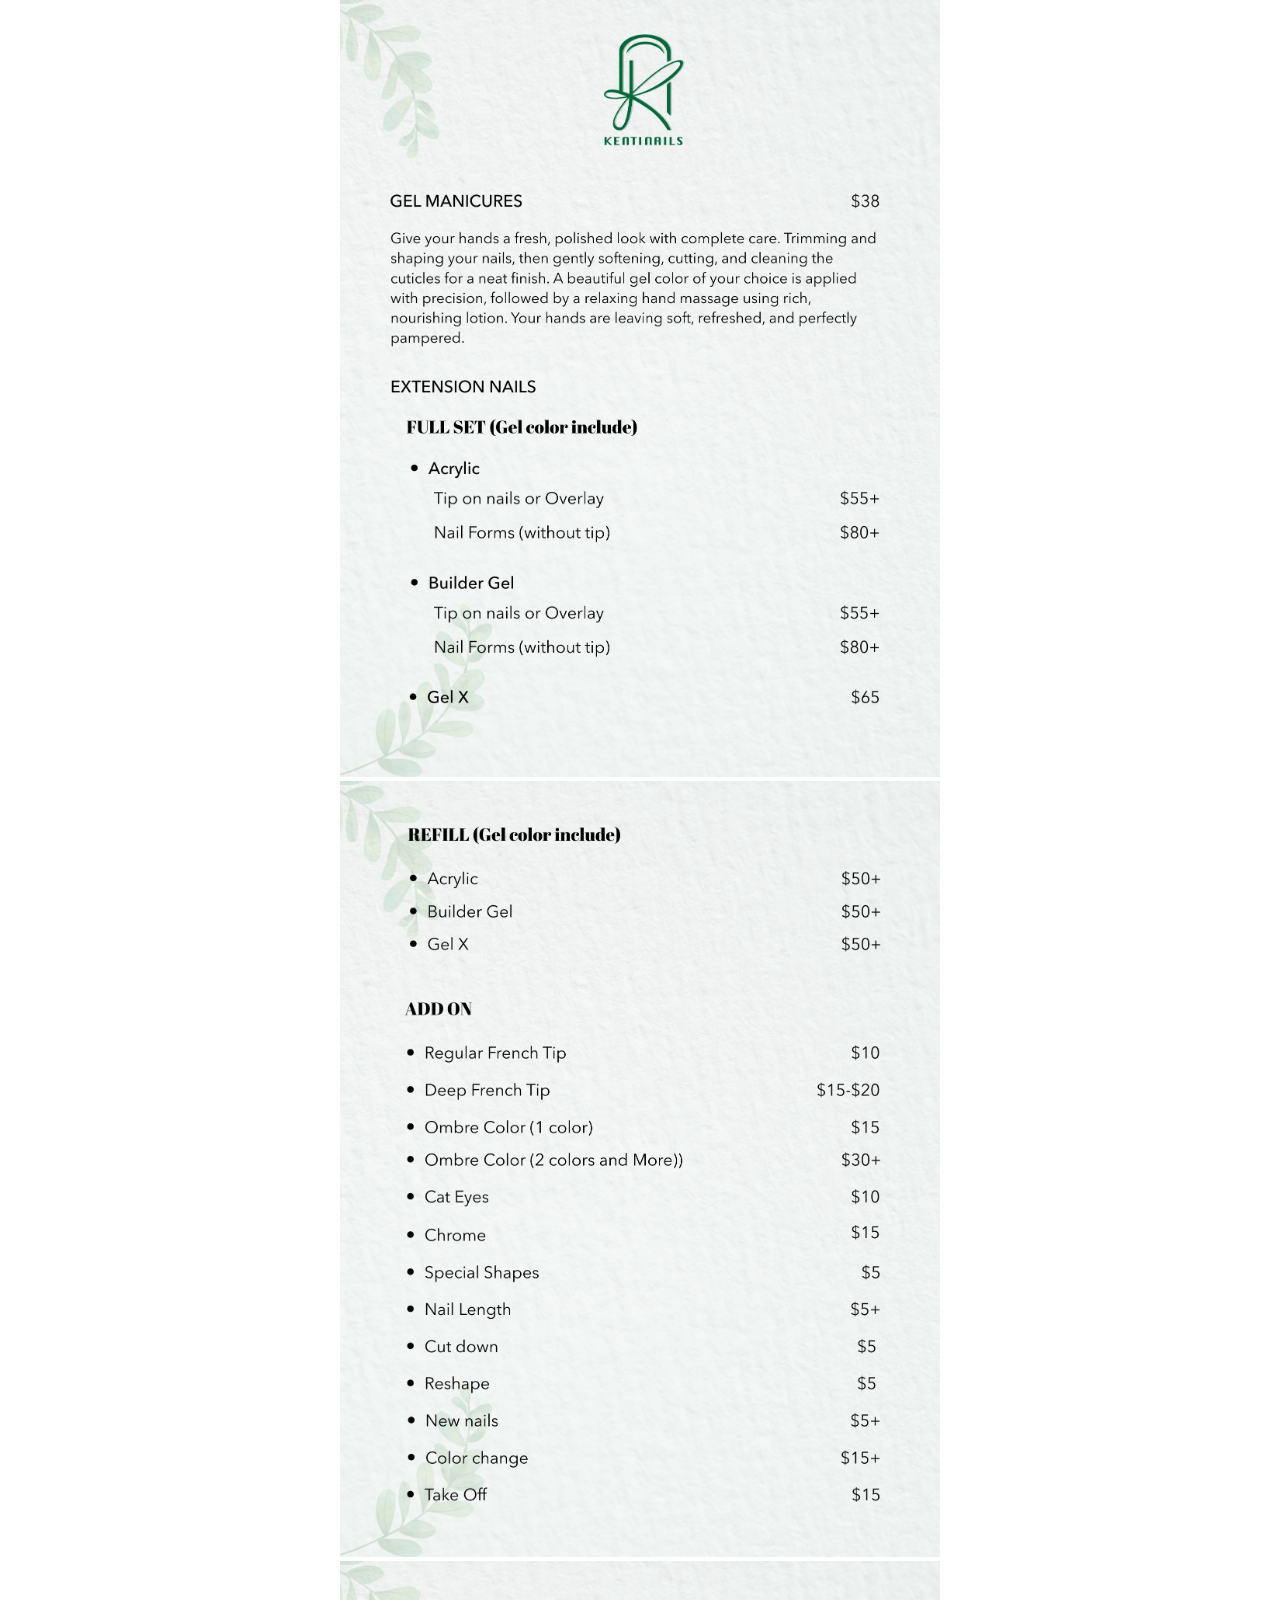
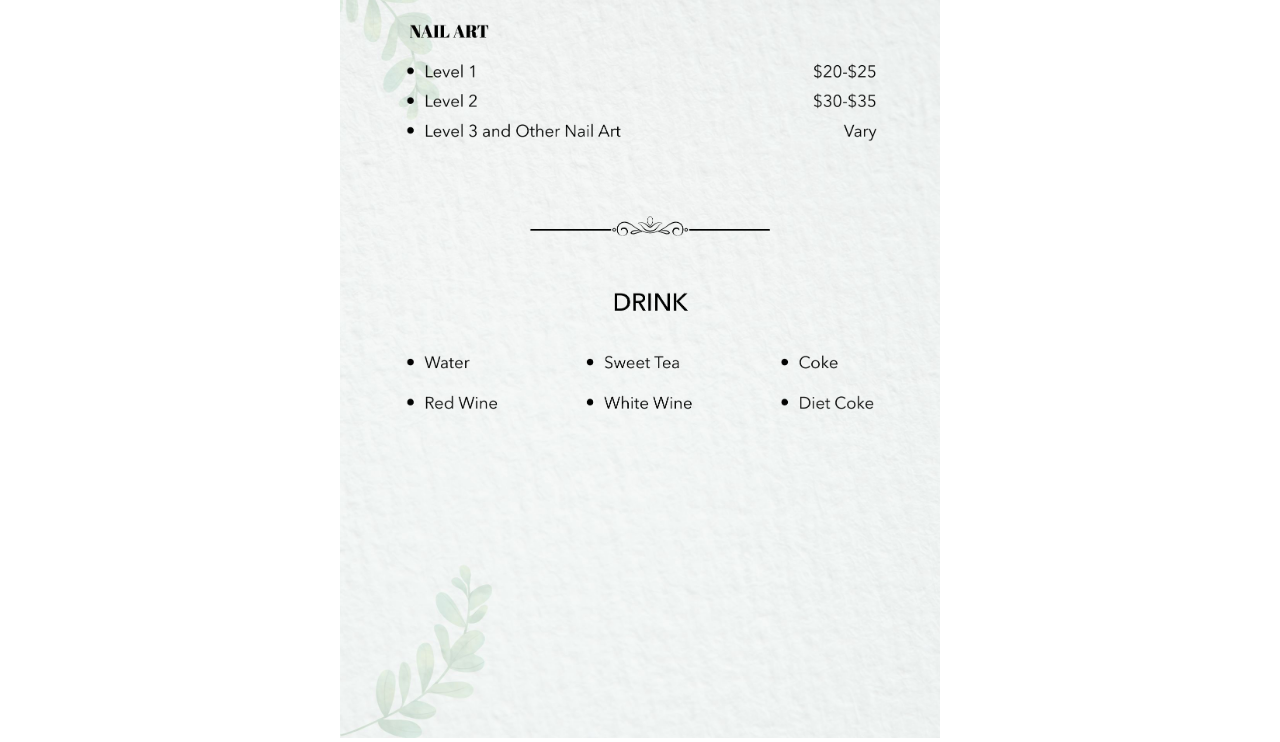
<file: index.html>
<!DOCTYPE html>
<html lang="en">
<head>
    <meta charset="UTF-8">
    <meta name="viewport" content="width=device-width, initial-scale=1.0">
    <title>Menu Prices</title>
    <link rel="icon" type="image/png" href="Favicon/Logo_Wordmark_MainGreenBG.jpg">
    <link rel="stylesheet" href="menu.css">
</head>
<body>


    <div class="wrapper">
    <img class="img-menu1" src="Images/MENU PRICE 1_Update.jpg" alt="Menu Prices 1">
    <img class="img-menu2" src="Images/MENU PRICE 2.jpg" alt="Menu Prices 2">
    <img class="img-menu3" src="Images/MENU PRICE 3.jpg" alt="Menu Prices 3">

    </div>
</body>
</html>
</file>
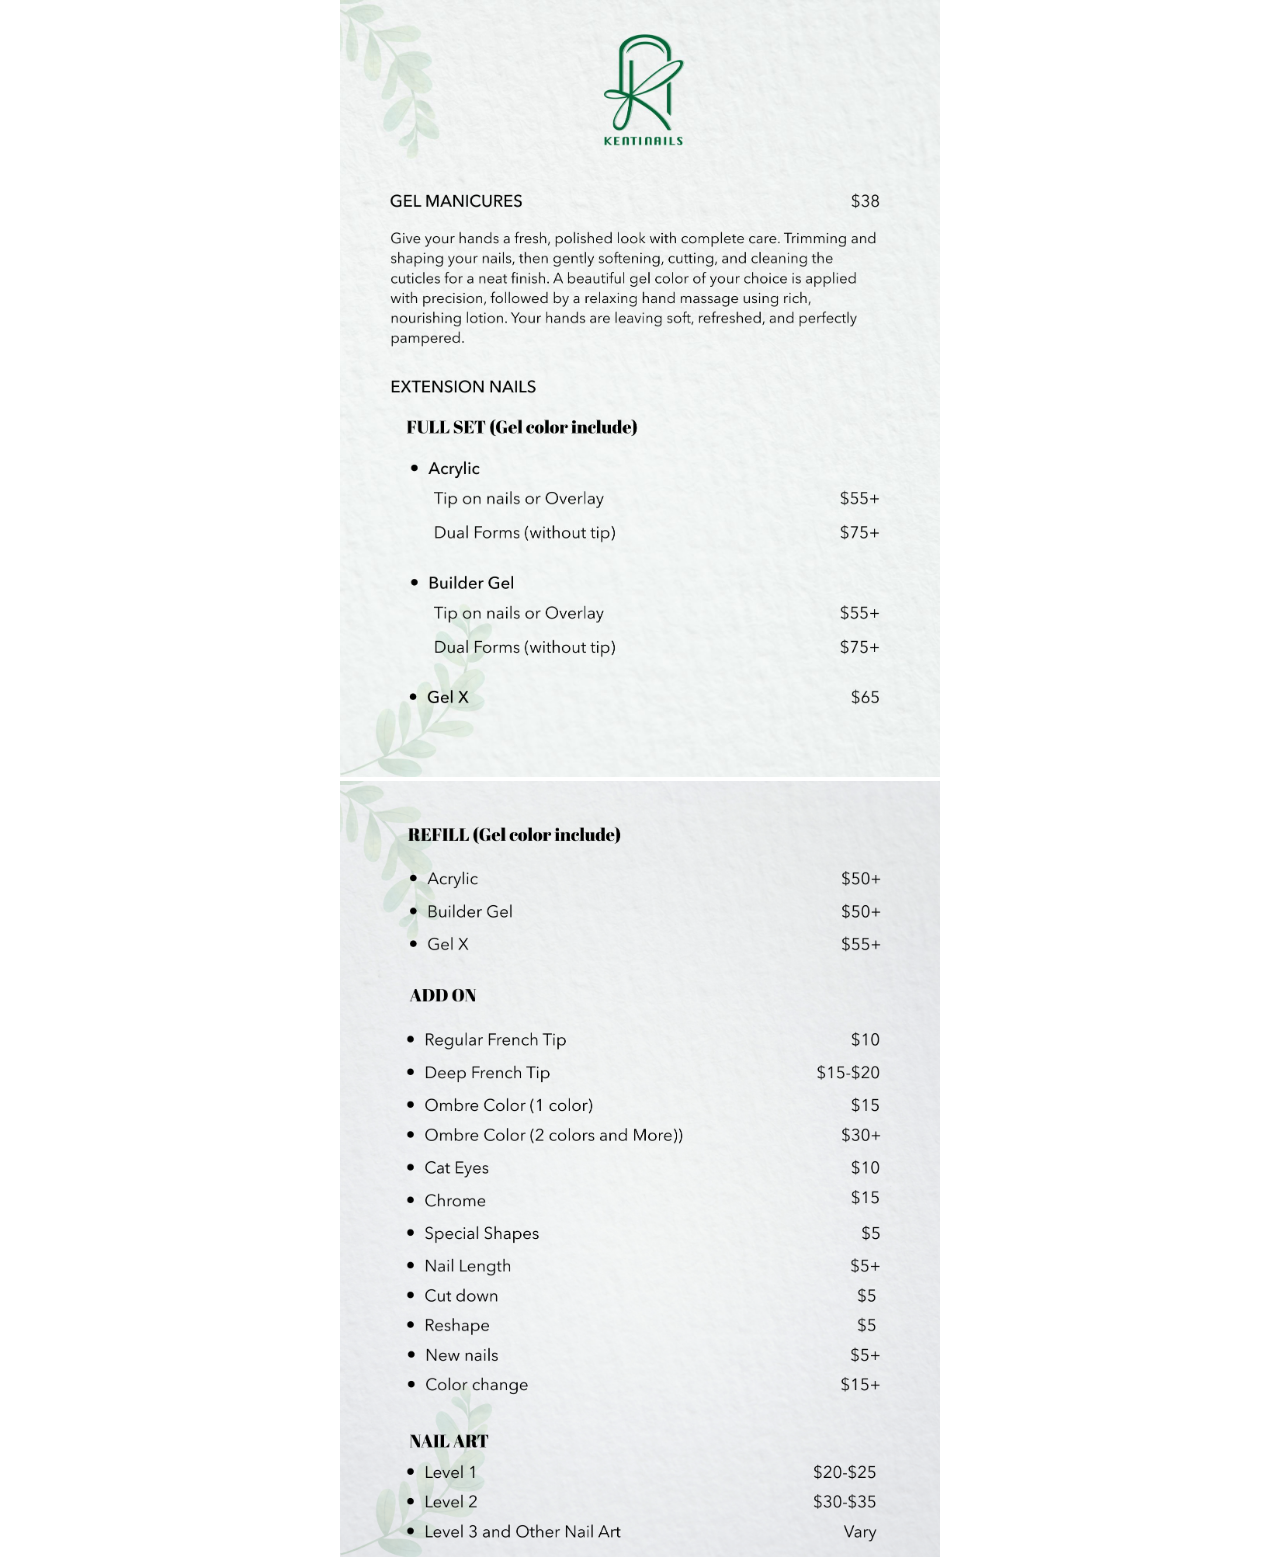
<file: menu.html>
<!DOCTYPE html>
<html lang="en">
<head>
    <meta charset="UTF-8">
    <meta name="viewport" content="width=device-width, initial-scale=1.0">
    <title>Menu Prices</title>
    <link rel="icon" type="image/png" href="Favicon/Logo_Wordmark_MainGreenBG.jpg">
    <link rel="stylesheet" href="menu.css">
</head>
<body>


    <div class="wrapper">
    <img class="img-menu1" src="Images/MENU PRICE 1.jpg" alt="Menu Prices 1">
    <img class="img-menu1" src="Images/MENU PRICE 2.png" alt="Menu Prices 2">
    

    </div>
</body>
</html>
</file>
<file: menu.css>
*{
    margin: 0;
    padding: 0;
  }

  .wrapper{
    width: 100%;
  }

 .img-menu1{
    width: 100%;
 }

 .img-menu2{
    width: 100%;
 }

.img-menu3{
    width: 100%;
 }

 @media only screen and (min-width:768px) {
    .wrapper{
        width: 600px;
        margin: 0 auto;
    
      }
    }
</file>
